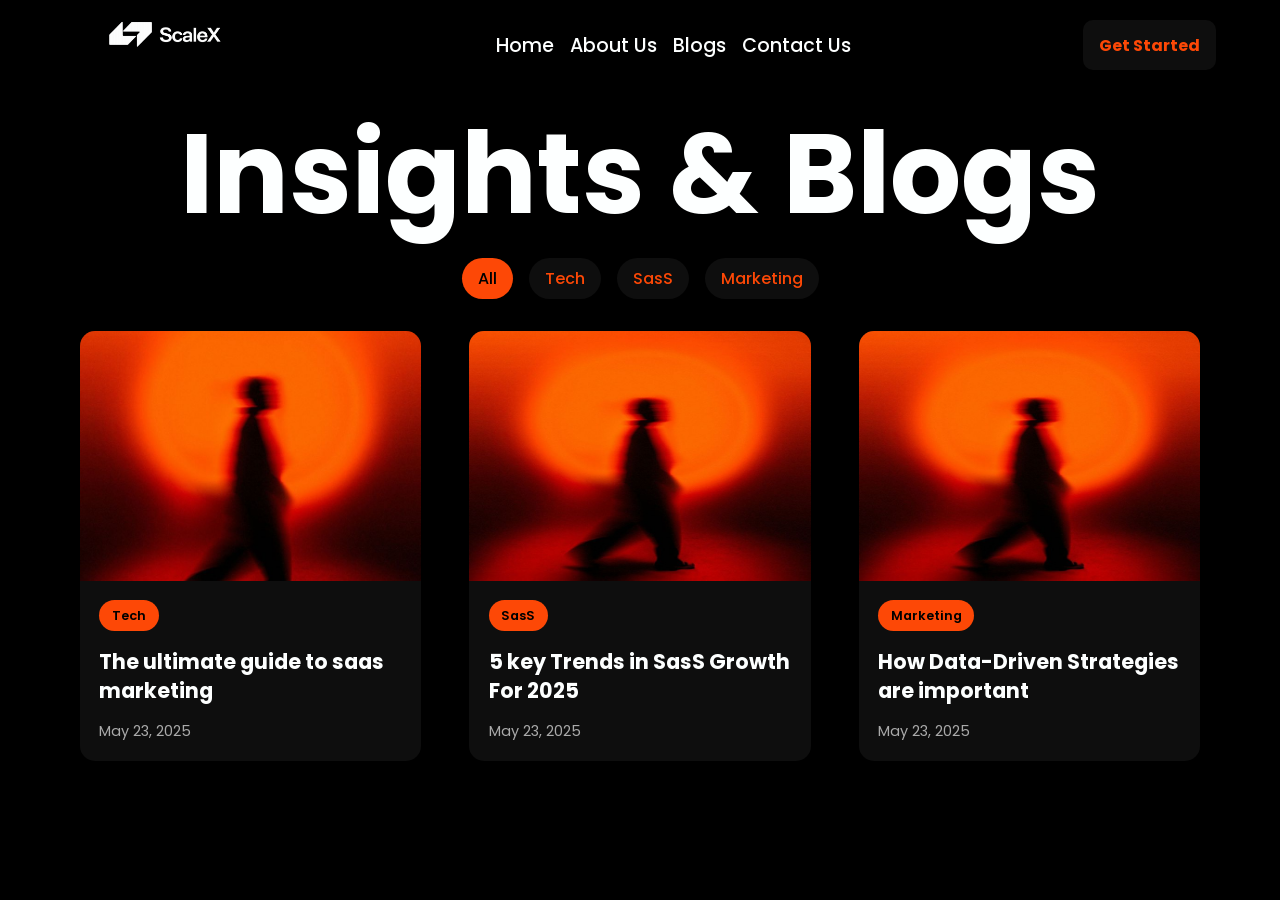
<file: Project 1/index.html>
<!DOCTYPE html>
<html lang="en">

<head>
    <meta charset="UTF-8">
    <meta name="viewport" content="width=device-width, initial-scale=1.0">
    <link rel="stylesheet" href="style.css">
    <title>Cohort 3.0 | A2 | P1</title>
</head>

<body>
    <header>
        <nav>
            <Div id="logo-container">
                <img src="./Assets/ScaleX.png" alt="logo">
            </Div>
            <div id="nav-link-holder">
                <a href="#" class="nav-links">Home</a>
                <a href="#" class="nav-links">About Us</a>
                <a href="#" class="nav-links">Blogs</a>
                <a href="#" class="nav-links">Contact Us</a>
            </div>
            <button id="nav-btn">Get Started</button>
        </nav>
    </header>
    <main>
        <section id="Top-section">
            <h1>Insights & Blogs</h1>
            <div id="filter">
                <a href="#" class="filter-items">All</a>
                <a href="#" class="filter-items">Tech</a>
                <a href="#" class="filter-items">SasS</a>
                <a href="#" class="filter-items">Marketing</a>
            </div>
        </section>

        <div id="blog-container">
            <div class="blog-card">
                <div class="blog-img">
                    <img src="./Assets/1.png" alt="">
                </div>
                <div class="blog-tag">Tech</div>
                <h3 class="blog-title">The ultimate guide to saas marketing</h3>
                <p class="upload-date">May 23, 2025</p>
            </div>
            <div class="blog-card">
                <img class="blog-img" src="./Assets/1.png" alt="">
                <div class="blog-tag">SasS</div>
                <h3 class="blog-title">5 key Trends in SasS Growth For 2025</h3>
                <p class="upload-date">May 23, 2025</p>
            </div>
            <div class="blog-card">
                <img class="blog-img" src="./Assets/1.png" alt="">
                <div class="blog-tag">Marketing</div>
                <h3 class="blog-title">How Data-Driven Strategies are important</h3>
                <p class="upload-date">May 23, 2025</p>
            </div>
        </div>
    </main>
</body>
</html>
</file>
<file: Project 1/style.css>
@import url('https://fonts.googleapis.com/css2?family=Poppins:ital,wght@0,100;0,200;0,300;0,400;0,500;0,600;0,700;0,800;0,900;1,100;1,200;1,300;1,400;1,500;1,600;1,700;1,800;1,900&display=swap');

:root {
    --dark1: #000000;
    --dark2: #0e0e0e;
    --accent1: #fd4806;
    --text1: #fdffff;
}

* {
    margin: 0px;
    padding: 0px;
    box-sizing: border-box;
    color: var(--text1);
    font-family: 'Poppins', sans-serif;
}

html,
body {
    height: 100%;
    width: 100%;
    background-color: var(--dark1);
}

/* main{
    height: 90vh;
    overflow: hidden;
} */

nav {
    width: 90vw;
    height: 10vh;
    margin: 0 auto;
    display: flex;
    justify-content: space-between;
    align-items: center;
}

#logo-container {
    width: 200px;
}

#logo-container img {
    width: 100%;
    height: 100%;
    object-fit: contain;
}

#nav-link-holder {
    display: flex;
    gap: 1rem;
}

.nav-links {
    font-size: 1.2rem;
    font-weight: 500;
    text-decoration: none;
    transition: all 0.3s ease-in-out;
}

.nav-links:hover {
    color: var(--accent1);
}

#nav-btn {
    border: none;
    border-radius: 10px;
    font-size: 1rem;
    font-weight: 700;
    padding: 0.8rem 1rem;
    color: var(--accent1);
    transition: all 0.3s ease-in-out;
    cursor: pointer;
    background-color: var(--dark2);
}

#nav-btn:hover {
    background-color: var(--accent1);
    color: var(--dark1);
}

#Top-section {
    display: flex;
    flex-direction: column;
    justify-content: center;
    align-items: center;
}

#Top-section h1 {
    font-size: 7rem;
}

#filter {
    display: flex;
    justify-content: center;
    align-items: center;
    gap: 1rem;
    margin-bottom: 2rem;
}

.filter-items {
    text-decoration: none;
    font-size: 1rem;
    font-weight: 500;
    padding: 0.5rem 1rem;
    border: none;
    border-radius: 100px;
    background-color: var(--dark2);
    color: var(--accent1);
}

.filter-items:nth-child(1) {
    background-color: var(--accent1);
    color: var(--dark1);
}

#blog-container {
    display: grid;
    grid-template-columns: repeat(3, 1fr);
    gap: 3rem;
    padding: 0px 5rem;
}

.blog-card {
    height: 100%;
    width: 100%;
    background-color: var(--dark2);
    border-radius: 15px;
    overflow: hidden;
    transition: all 0.3s ease-in-out;
    cursor: pointer;
    display: flex;
    flex-direction: column;
    justify-content: space-between;
}

.blog-card:hover {
    transform: translateY(-8px);
    box-shadow: 0 15px 35px rgba(253, 72, 6, 0.3);
}

.blog-img {
    width: 100%;
    height: 250px;
}

.blog-img img {
    width: 100%;
    height: 100%;
    object-fit: cover;
    background-position: center;
    transition: transform 0.3s ease-in-out;
}

.blog-tag {
    background-color: var(--accent1);
    color: var(--dark1);
    margin: 1.2rem 1.2rem 0.5rem 1.2rem;
    padding: 0.4rem 0.8rem;
    border-radius: 20px;
    font-size: 0.8rem;
    font-weight: 600;
    display: inline-block;
    width: fit-content;
}

.blog-title {
    font-size: 1.3rem;
    font-weight: 700;
    margin: 0.5rem 1.2rem;
    line-height: 1.4;
    color: var(--text1);
}

.upload-date {
    font-size: 0.9rem;
    color: #aaaaaa;
    margin: 0.5rem 1.2rem 1.2rem 1.2rem;
    font-weight: 400;
}
</file>
